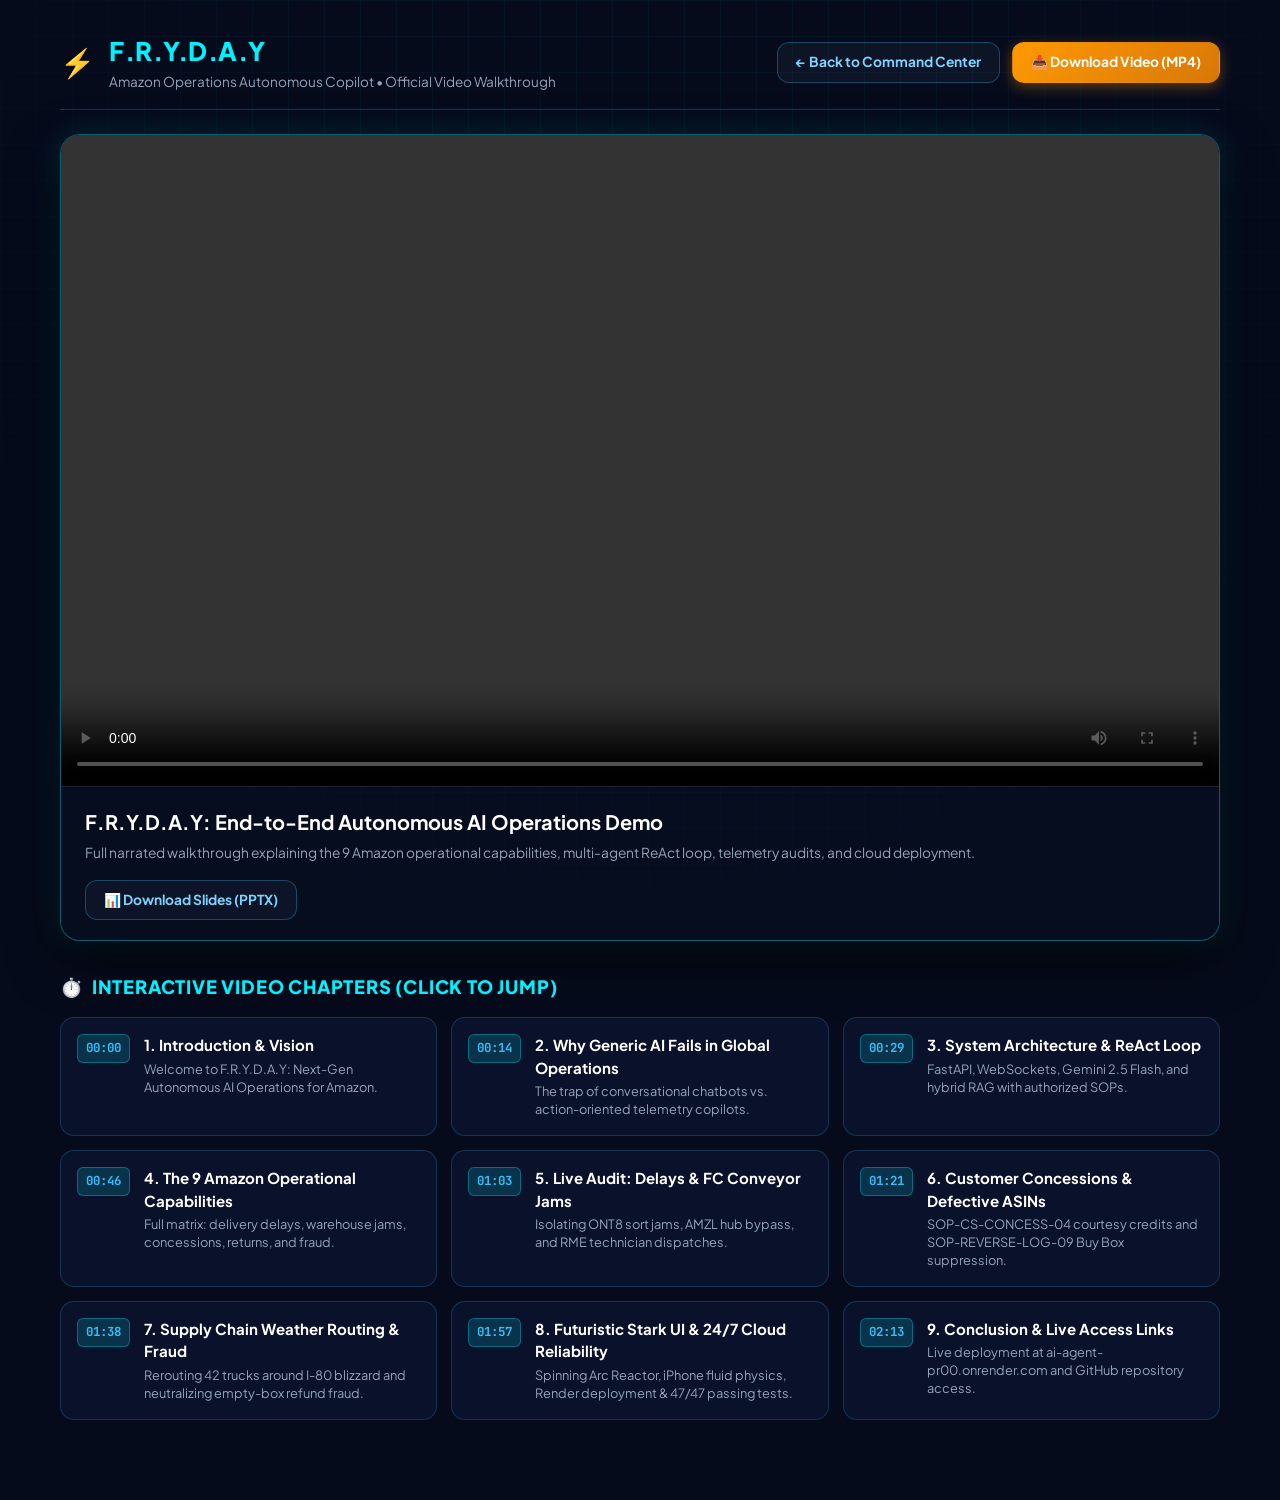
<file: taskflow/server/static/demo_video.html>
<!DOCTYPE html>
<html lang="en">
<head>
  <meta charset="UTF-8">
  <meta name="viewport" content="width=device-width, initial-scale=1.0, viewport-fit=cover">
  <title>F.R.Y.D.A.Y — Official Video Demonstration & Walkthrough</title>
  <link rel="stylesheet" href="style.css?v=20260919_v10">
  <link rel="preconnect" href="https://fonts.googleapis.com">
  <link rel="preconnect" href="https://fonts.gstatic.com" crossorigin>
  <link href="https://fonts.googleapis.com/css2?family=Plus+Jakarta+Sans:wght@400;500;600;700;800&family=JetBrains+Mono:wght@400;500;600&display=swap" rel="stylesheet">
  <style>
    body {
      background: #060b1c;
      color: #f1f5f9;
      font-family: 'Plus Jakarta Sans', sans-serif;
      margin: 0;
      padding: 0;
      min-height: 100vh;
      overflow-x: hidden;
    }

    .video-page-container {
      max-width: 1200px;
      margin: 0 auto;
      padding: 32px 20px 80px 20px;
    }

    .video-header {
      display: flex;
      justify-content: space-between;
      align-items: center;
      margin-bottom: 24px;
      padding-bottom: 16px;
      border-bottom: 1px solid rgba(0, 242, 254, 0.2);
    }

    .video-brand {
      display: flex;
      align-items: center;
      gap: 14px;
    }

    .brand-title {
      font-size: 1.6rem;
      font-weight: 800;
      color: #00f2fe;
      letter-spacing: 0.5px;
      margin: 0;
    }

    .brand-sub {
      font-size: 0.85rem;
      color: #94a3b8;
      margin: 2px 0 0 0;
    }

    .header-actions {
      display: flex;
      gap: 12px;
      align-items: center;
    }

    .btn-action {
      display: inline-flex;
      align-items: center;
      gap: 8px;
      padding: 9px 18px;
      border-radius: 12px;
      font-size: 0.86rem;
      font-weight: 700;
      text-decoration: none;
      transition: all 0.25s ease;
      cursor: pointer;
      border: 1px solid transparent;
    }

    .btn-home {
      background: rgba(15, 23, 42, 0.8);
      border-color: rgba(56, 189, 248, 0.3);
      color: #7dd3fc;
    }
    .btn-home:hover {
      background: rgba(56, 189, 248, 0.2);
      border-color: #00f2fe;
      color: #ffffff;
      transform: translateY(-2px);
    }

    .btn-download {
      background: linear-gradient(135deg, #ff9900, #d97706);
      color: #ffffff;
      box-shadow: 0 4px 14px rgba(255, 153, 0, 0.35);
    }
    .btn-download:hover {
      box-shadow: 0 6px 20px rgba(255, 153, 0, 0.55);
      transform: translateY(-2px);
    }

    .video-hero-card {
      background: rgba(11, 19, 43, 0.85);
      border: 1px solid rgba(0, 242, 254, 0.35);
      border-radius: 20px;
      overflow: hidden;
      box-shadow: 0 20px 50px rgba(0, 0, 0, 0.7), 0 0 30px rgba(0, 242, 254, 0.15);
      margin-bottom: 32px;
    }

    .video-player-wrapper {
      position: relative;
      width: 100%;
      background: #020617;
      aspect-ratio: 16 / 9;
    }

    video {
      width: 100%;
      height: 100%;
      display: block;
      outline: none;
      object-fit: contain;
    }

    .video-info-bar {
      padding: 20px 24px;
      display: flex;
      justify-content: space-between;
      align-items: center;
      background: rgba(7, 13, 30, 0.95);
      border-top: 1px solid rgba(255, 255, 255, 0.08);
      flex-wrap: wrap;
      gap: 16px;
    }

    .video-meta h2 {
      margin: 0 0 6px 0;
      font-size: 1.25rem;
      color: #ffffff;
    }

    .video-meta p {
      margin: 0;
      font-size: 0.86rem;
      color: #94a3b8;
    }

    .chapters-grid-section {
      margin-top: 32px;
    }

    .section-heading {
      font-size: 1.15rem;
      font-weight: 800;
      color: #00f2fe;
      text-transform: uppercase;
      letter-spacing: 0.8px;
      margin-bottom: 16px;
      display: flex;
      align-items: center;
      gap: 8px;
    }

    .chapters-list {
      display: grid;
      grid-template-columns: repeat(auto-fill, minmax(340px, 1fr));
      gap: 14px;
    }

    .chapter-card {
      background: rgba(13, 22, 48, 0.75);
      border: 1px solid rgba(56, 189, 248, 0.2);
      border-radius: 14px;
      padding: 16px;
      cursor: pointer;
      transition: all 0.2s cubic-bezier(0.32, 0.72, 0, 1);
      display: flex;
      gap: 14px;
      align-items: flex-start;
    }

    .chapter-card:hover {
      background: rgba(0, 242, 254, 0.12);
      border-color: #00f2fe;
      transform: translateY(-2px);
      box-shadow: 0 6px 18px rgba(0, 242, 254, 0.2);
    }

    .chapter-timestamp {
      background: rgba(0, 242, 254, 0.15);
      color: #38bdf8;
      font-family: 'JetBrains Mono', monospace;
      font-size: 0.78rem;
      font-weight: 700;
      padding: 4px 8px;
      border-radius: 6px;
      border: 1px solid rgba(0, 242, 254, 0.3);
      white-space: nowrap;
    }

    .chapter-details h4 {
      margin: 0 0 4px 0;
      font-size: 0.94rem;
      color: #ffffff;
    }

    .chapter-details p {
      margin: 0;
      font-size: 0.8rem;
      color: #94a3b8;
      line-height: 1.4;
    }

    @media (max-width: 768px) {
      .video-header {
        flex-direction: column;
        align-items: flex-start;
        gap: 14px;
      }
      .header-actions {
        width: 100%;
        justify-content: flex-start;
      }
      .chapters-list {
        grid-template-columns: 1fr;
      }
    }
  </style>
</head>
<body>
  <div class="video-page-container">
    <!-- Header -->
    <header class="video-header">
      <div class="video-brand">
        <div style="font-size: 28px;">⚡</div>
        <div>
          <h1 class="brand-title">F.R.Y.D.A.Y</h1>
          <p class="brand-sub">Amazon Operations Autonomous Copilot • Official Video Walkthrough</p>
        </div>
      </div>
      <div class="header-actions">
        <a href="/" class="btn-action btn-home">
          <span>← Back to Command Center</span>
        </a>
        <a href="/FRYDAY_Project_Demo_Walkthrough.mp4" download="FRYDAY_Project_Demo_Walkthrough.mp4" class="btn-action btn-download">
          <span>📥 Download Video (MP4)</span>
        </a>
      </div>
    </header>

    <!-- Video Hero Card -->
    <section class="video-hero-card">
      <div class="video-player-wrapper">
        <video id="mainDemoVideo" controls autoplay preload="auto">
          <source src="FRYDAY_Project_Demo_Walkthrough.mp4" type="video/mp4">
          Your browser does not support the video tag.
        </video>
      </div>
      <div class="video-info-bar">
        <div class="video-meta">
          <h2>F.R.Y.D.A.Y: End-to-End Autonomous AI Operations Demo</h2>
          <p>Full narrated walkthrough explaining the 9 Amazon operational capabilities, multi-agent ReAct loop, telemetry audits, and cloud deployment.</p>
        </div>
        <div>
          <a href="/FRYDAY_Amazon_Operations_AI_Agent_Presentation.pptx" download class="btn-action btn-home">
            <span>📊 Download Slides (PPTX)</span>
          </a>
        </div>
      </div>
    </section>

    <!-- Chapters Navigation -->
    <section class="chapters-grid-section">
      <div class="section-heading">
        <span>⏱️</span>
        <span>Interactive Video Chapters (Click to Jump)</span>
      </div>
      <div class="chapters-list">
        <div class="chapter-card" onclick="seekTo(0)">
          <span class="chapter-timestamp">00:00</span>
          <div class="chapter-details">
            <h4>1. Introduction & Vision</h4>
            <p>Welcome to F.R.Y.D.A.Y: Next-Gen Autonomous AI Operations for Amazon.</p>
          </div>
        </div>

        <div class="chapter-card" onclick="seekTo(14)">
          <span class="chapter-timestamp">00:14</span>
          <div class="chapter-details">
            <h4>2. Why Generic AI Fails in Global Operations</h4>
            <p>The trap of conversational chatbots vs. action-oriented telemetry copilots.</p>
          </div>
        </div>

        <div class="chapter-card" onclick="seekTo(29)">
          <span class="chapter-timestamp">00:29</span>
          <div class="chapter-details">
            <h4>3. System Architecture & ReAct Loop</h4>
            <p>FastAPI, WebSockets, Gemini 2.5 Flash, and hybrid RAG with authorized SOPs.</p>
          </div>
        </div>

        <div class="chapter-card" onclick="seekTo(46)">
          <span class="chapter-timestamp">00:46</span>
          <div class="chapter-details">
            <h4>4. The 9 Amazon Operational Capabilities</h4>
            <p>Full matrix: delivery delays, warehouse jams, concessions, returns, and fraud.</p>
          </div>
        </div>

        <div class="chapter-card" onclick="seekTo(63)">
          <span class="chapter-timestamp">01:03</span>
          <div class="chapter-details">
            <h4>5. Live Audit: Delays & FC Conveyor Jams</h4>
            <p>Isolating ONT8 sort jams, AMZL hub bypass, and RME technician dispatches.</p>
          </div>
        </div>

        <div class="chapter-card" onclick="seekTo(81)">
          <span class="chapter-timestamp">01:21</span>
          <div class="chapter-details">
            <h4>6. Customer Concessions & Defective ASINs</h4>
            <p>SOP-CS-CONCESS-04 courtesy credits and SOP-REVERSE-LOG-09 Buy Box suppression.</p>
          </div>
        </div>

        <div class="chapter-card" onclick="seekTo(99)">
          <span class="chapter-timestamp">01:38</span>
          <div class="chapter-details">
            <h4>7. Supply Chain Weather Routing & Fraud</h4>
            <p>Rerouting 42 trucks around I-80 blizzard and neutralizing empty-box refund fraud.</p>
          </div>
        </div>

        <div class="chapter-card" onclick="seekTo(117)">
          <span class="chapter-timestamp">01:57</span>
          <div class="chapter-details">
            <h4>8. Futuristic Stark UI & 24/7 Cloud Reliability</h4>
            <p>Spinning Arc Reactor, iPhone fluid physics, Render deployment & 47/47 passing tests.</p>
          </div>
        </div>

        <div class="chapter-card" onclick="seekTo(133)">
          <span class="chapter-timestamp">02:13</span>
          <div class="chapter-details">
            <h4>9. Conclusion & Live Access Links</h4>
            <p>Live deployment at ai-agent-pr00.onrender.com and GitHub repository access.</p>
          </div>
        </div>
      </div>
    </section>
  </div>

  <script>
    function seekTo(seconds) {
      const video = document.getElementById("mainDemoVideo");
      if (video) {
        video.currentTime = seconds;
        video.play();
        window.scrollTo({ top: 120, behavior: "smooth" });
      }
    }
  </script>
</body>
</html>
</file>
<file: taskflow/server/static/style.css>
/* ==========================================================================
   F.R.Y.D.A.Y — Futuristic Cybernetic UI with iPhone Fluid Physics System
   ========================================================================== */

:root {
  /* Futuristic Color System */
  --bg-primary: #030712;
  --bg-secondary: #070e20;
  --bg-card: rgba(10, 18, 38, 0.68);
  --bg-card-hover: rgba(15, 27, 56, 0.82);
  --bg-glass: rgba(12, 21, 44, 0.58);
  
  /* Cybernetic Neon Accents */
  --neon-cyan: #00f2fe;
  --neon-blue: #38bdf8;
  --neon-indigo: #6366f1;
  --neon-purple: #a855f7;
  --neon-pink: #ec4899;
  --neon-emerald: #10b981;
  --neon-amber: #f59e0b;
  --neon-red: #f43f5e;
  --hud-gold: #fbbf24;

  /* Atmospheric Cyber Glows */
  --cyan-glow: 0 0 20px rgba(0, 242, 254, 0.35);
  --cyan-subtle: 0 0 12px rgba(0, 242, 254, 0.2);
  --blue-glow: 0 0 20px rgba(56, 189, 248, 0.3);
  --purple-glow: 0 0 25px rgba(168, 85, 247, 0.3);
  --card-shadow: 0 12px 36px -8px rgba(0, 0, 0, 0.6), inset 0 1px 0 rgba(255, 255, 255, 0.1);

  /* Cyber Holographic Borders */
  --border-color: rgba(56, 189, 248, 0.15);
  --border-hover: rgba(0, 242, 254, 0.45);
  --border-focus: rgba(0, 242, 254, 0.75);

  /* Typography */
  --text-primary: #f8fafc;
  --text-secondary: #94a3b8;
  --text-muted: #64748b;
  --text-glow: #e0f2fe;

  /* iPhone iOS Spring & Fluid Physics Easing Curves */
  --ease-ios-spring: cubic-bezier(0.175, 0.885, 0.32, 1.275);
  --ease-ios-fluid: cubic-bezier(0.32, 0.72, 0, 1);
  --ease-ios-smooth: cubic-bezier(0.25, 1, 0.5, 1);
  --ease-ios-bounce: cubic-bezier(0.34, 1.56, 0.64, 1);

  /* Shared Transitions */
  --transition-fluid: all 0.35s var(--ease-ios-fluid);
  --transition-fast: all 0.18s var(--ease-ios-smooth);
}

* {
  box-sizing: border-box;
  margin: 0;
  padding: 0;
  -webkit-tap-highlight-color: transparent;
}

html {
  width: 100%;
  max-width: 100%;
  overflow-x: hidden;
  -webkit-text-size-adjust: 100%;
}

body {
  font-family: 'Plus Jakarta Sans', -apple-system, BlinkMacSystemFont, "Segoe UI", Roboto, sans-serif;
  background-color: var(--bg-primary);
  color: var(--text-primary);
  min-height: 100vh;
  min-height: 100dvh;
  line-height: 1.5;
  overflow-x: hidden;
  width: 100%;
  max-width: 100%;
  position: relative;
}

/* Subtle Cybernetic Grid Pattern Overlay */
body::before {
  content: "";
  position: fixed;
  inset: 0;
  background-image: 
    linear-gradient(to right, rgba(0, 242, 254, 0.035) 1px, transparent 1px),
    linear-gradient(to bottom, rgba(0, 242, 254, 0.035) 1px, transparent 1px);
  background-size: 36px 36px;
  mask-image: radial-gradient(ellipse at 50% 30%, black 45%, transparent 85%);
  -webkit-mask-image: radial-gradient(ellipse at 50% 30%, black 45%, transparent 85%);
  pointer-events: none;
  z-index: 0;
}

/* ==========================================================================
   Ambient Glowing Background Orbs (Futuristic Cyber Lighting)
   ========================================================================== */
.ambient-glow-orb {
  position: fixed;
  border-radius: 50%;
  filter: blur(110px);
  pointer-events: none;
  z-index: 0;
  opacity: 0.42;
  will-change: transform, opacity;
}

.orb-1 {
  width: 580px;
  height: 580px;
  background: radial-gradient(circle, rgba(0, 242, 254, 0.35) 0%, rgba(56, 189, 248, 0.12) 55%, transparent 75%);
  top: -120px;
  left: -80px;
  animation: orbDrift1 18s ease-in-out infinite alternate;
}

.orb-2 {
  width: 650px;
  height: 650px;
  background: radial-gradient(circle, rgba(168, 85, 247, 0.32) 0%, rgba(99, 102, 241, 0.12) 55%, transparent 75%);
  bottom: -150px;
  right: -100px;
  animation: orbDrift2 22s ease-in-out infinite alternate;
}

.orb-3 {
  width: 480px;
  height: 480px;
  background: radial-gradient(circle, rgba(14, 165, 233, 0.22) 0%, transparent 70%);
  top: 45%;
  left: 50%;
  transform: translate(-50%, -50%);
  animation: orbPulse 14s ease-in-out infinite alternate;
}

@keyframes orbDrift1 {
  0% { transform: translate(0, 0) scale(1); }
  50% { transform: translate(60px, 40px) scale(1.08); }
  100% { transform: translate(-30px, 60px) scale(0.95); }
}

@keyframes orbDrift2 {
  0% { transform: translate(0, 0) scale(1); }
  50% { transform: translate(-70px, -50px) scale(1.1); }
  100% { transform: translate(40px, -30px) scale(0.92); }
}

@keyframes orbPulse {
  0% { opacity: 0.25; transform: translate(-50%, -50%) scale(0.9); }
  100% { opacity: 0.45; transform: translate(-50%, -50%) scale(1.15); }
}

/* ==========================================================================
   Authentic Iron Man Arc Reactor Background (Mark LXXXV F.R.Y.D.A.Y Core)
   Hardware-Accelerated Pure SVG with Multi-Layer Rotation & Plasma Breathing
   ========================================================================== */
.background-arc-reactor-container {
  position: fixed;
  top: 48%;
  left: 50%;
  transform: translate(-50%, -50%);
  width: min(860px, 86vw);
  height: min(860px, 86vw);
  max-width: 860px;
  max-height: 860px;
  pointer-events: none;
  z-index: 0;
  display: flex;
  align-items: center;
  justify-content: center;
  opacity: 0.4;
  transition: opacity 0.6s var(--ease-ios-fluid);
  will-change: transform;
}

.arc-reactor-svg {
  width: 100%;
  height: 100%;
  overflow: visible;
  filter: drop-shadow(0 0 45px rgba(0, 242, 254, 0.45));
}

/* Layer 1: Clockwise Outer Ring with 10 Solenoid Coils */
.arc-rotator-cw {
  transform-origin: 400px 400px;
  animation: arcSpinCW 38s linear infinite;
  will-change: transform;
}

/* Layer 2: Counter-Clockwise Middle Telemetry & Gear Cog Ring */
.arc-rotator-ccw {
  transform-origin: 400px 400px;
  animation: arcSpinCCW 22s linear infinite;
  will-change: transform;
}

/* Layer 3: Slow Clockwise Inner Aperture Titanium Struts */
.arc-rotator-inner-cw {
  transform-origin: 400px 400px;
  animation: arcSpinCW 50s linear infinite;
  will-change: transform;
}

/* Layer 4: Central Palladium-Vibranium Unibeam Core Pulse */
.arc-core-pulse {
  transform-origin: 400px 400px;
  animation: arcCorePulse 2.8s ease-in-out infinite alternate;
  will-change: transform, filter, opacity;
}

@keyframes arcSpinCW {
  from { transform: rotate(0deg); }
  to { transform: rotate(360deg); }
}

@keyframes arcSpinCCW {
  from { transform: rotate(360deg); }
  to { transform: rotate(0deg); }
}

@keyframes arcCorePulse {
  0% {
    transform: scale(0.96);
    opacity: 0.85;
    filter: drop-shadow(0 0 15px rgba(0, 242, 254, 0.5));
  }
  50% {
    transform: scale(1.035);
    opacity: 1;
    filter: drop-shadow(0 0 35px rgba(0, 242, 254, 0.95)) drop-shadow(0 0 70px rgba(56, 189, 248, 0.65));
  }
  100% {
    transform: scale(0.98);
    opacity: 0.9;
    filter: drop-shadow(0 0 22px rgba(0, 242, 254, 0.7));
  }
}

/* App Container */
.app-container {
  width: 100%;
  max-width: 1540px;
  margin: 0 auto;
  padding: 24px;
  position: relative;
  z-index: 1;
}

/* ==========================================================================
   Futuristic Navbar (Glassmorphic Cyber HUD)
   ========================================================================== */
.navbar {
  display: flex;
  justify-content: space-between;
  align-items: center;
  padding: 16px 24px;
  background: var(--bg-card);
  backdrop-filter: blur(28px) saturate(190%);
  -webkit-backdrop-filter: blur(28px) saturate(190%);
  border: 1px solid var(--border-color);
  border-radius: 20px;
  margin-bottom: 24px;
  box-shadow: var(--card-shadow);
  transition: border-color 0.3s var(--ease-ios-fluid), box-shadow 0.3s var(--ease-ios-fluid);
}

.navbar:hover {
  border-color: var(--border-hover);
  box-shadow: 0 16px 40px -10px rgba(0, 0, 0, 0.7), 0 0 20px rgba(0, 242, 254, 0.12);
}

.brand-group {
  display: flex;
  align-items: center;
  gap: 12px;
}

.sidebar-toggle-btn {
  display: flex;
  align-items: center;
  justify-content: center;
  width: 38px;
  height: 38px;
  border-radius: 10px;
  background: rgba(255, 255, 255, 0.05);
  border: 1px solid var(--border-color);
  color: #cbd5e1;
  cursor: pointer;
  transition: var(--transition-fluid);
  outline: none;
}

.sidebar-toggle-btn:hover {
  background: rgba(0, 242, 254, 0.15);
  border-color: var(--neon-cyan);
  color: var(--neon-cyan);
  box-shadow: 0 0 14px rgba(0, 242, 254, 0.25);
  transform: translateY(-1px);
}

.sidebar-toggle-btn:active {
  transform: scale(0.92) !important;
}

.brand {
  display: flex;
  align-items: center;
  gap: 16px;
}

/* Arc-Reactor Futuristic Animated Logo */
.logo-icon.arc-reactor {
  position: relative;
  width: 46px;
  height: 46px;
  border-radius: 14px;
  background: radial-gradient(circle at 50% 50%, rgba(0, 242, 254, 0.22) 0%, rgba(10, 18, 38, 0.95) 75%);
  border: 1px solid rgba(0, 242, 254, 0.4);
  display: flex;
  align-items: center;
  justify-content: center;
  box-shadow: 0 0 20px rgba(0, 242, 254, 0.3), inset 0 0 12px rgba(0, 242, 254, 0.2);
  overflow: hidden;
  transition: transform 0.25s var(--ease-ios-spring), box-shadow 0.25s var(--ease-ios-fluid);
}

.logo-icon.arc-reactor:hover {
  transform: scale(1.08) rotate(3deg);
  box-shadow: 0 0 28px rgba(0, 242, 254, 0.55), inset 0 0 16px rgba(0, 242, 254, 0.35);
}

.arc-ring {
  position: absolute;
  inset: 3px;
  border-radius: 11px;
  border: 1.5px dashed rgba(0, 242, 254, 0.65);
  animation: rotateArc 14s linear infinite;
}

@keyframes rotateArc {
  from { transform: rotate(0deg); }
  to { transform: rotate(360deg); }
}

.arc-symbol {
  font-size: 20px;
  position: relative;
  z-index: 2;
  filter: drop-shadow(0 0 8px #00f2fe);
  animation: arcSymbolPulse 2.8s ease-in-out infinite alternate;
}

@keyframes arcSymbolPulse {
  0% { transform: scale(0.92); opacity: 0.85; filter: drop-shadow(0 0 6px #00f2fe); }
  100% { transform: scale(1.08); opacity: 1; filter: drop-shadow(0 0 14px #00f2fe); }
}

.brand h1 {
  font-size: 1.45rem;
  font-weight: 900;
  letter-spacing: 1.2px;
  text-transform: uppercase;
  background: linear-gradient(135deg, #ffffff 0%, #38bdf8 50%, #c084fc 100%);
  -webkit-background-clip: text;
  -webkit-text-fill-color: transparent;
  filter: drop-shadow(0 0 16px rgba(56, 189, 248, 0.25));
}

.brand .tagline {
  font-size: 0.78rem;
  color: var(--text-secondary);
  letter-spacing: 0.4px;
}

/* ==========================================================================
   iPhone Fluid Tabs
   ========================================================================== */
.view-tabs {
  display: flex;
  gap: 8px;
  background: rgba(15, 23, 42, 0.65);
  backdrop-filter: blur(16px);
  padding: 5px;
  border-radius: 14px;
  border: 1px solid rgba(255, 255, 255, 0.08);
}

.tab-btn {
  display: flex;
  align-items: center;
  gap: 8px;
  padding: 8px 16px;
  background: transparent;
  border: none;
  border-radius: 10px;
  color: var(--text-secondary);
  font-size: 0.84rem;
  font-weight: 600;
  cursor: pointer;
  transition: var(--transition-fluid);
  font-family: inherit;
  position: relative;
  will-change: transform;
}

.tab-btn:hover {
  color: var(--text-primary);
  background: rgba(255, 255, 255, 0.06);
  transform: translateY(-1px);
}

.tab-btn:active {
  transform: scale(0.955) !important;
  transition: transform 0.12s var(--ease-ios-fluid) !important;
}

.tab-btn.active {
  color: #ffffff;
  background: linear-gradient(135deg, rgba(0, 242, 254, 0.9), rgba(99, 102, 241, 0.9));
  box-shadow: 0 4px 16px rgba(0, 242, 254, 0.4), inset 0 1px 0 rgba(255, 255, 255, 0.25);
}

.tab-icon {
  font-size: 1rem;
}

/* ==========================================================================
   Top Right Auth & Login Controls (Stark Interface)
   ========================================================================== */
.nav-auth {
  display: flex;
  align-items: center;
  gap: 12px;
}

.btn-login {
  display: inline-flex;
  align-items: center;
  gap: 8px;
  padding: 8px 20px;
  background: linear-gradient(135deg, rgba(0, 242, 254, 0.18), rgba(99, 102, 241, 0.22));
  border: 1px solid rgba(0, 242, 254, 0.45);
  border-radius: 9999px;
  color: #f8fafc;
  font-size: 0.88rem;
  font-weight: 700;
  cursor: pointer;
  box-shadow: 0 0 16px rgba(0, 242, 254, 0.2);
  transition: var(--transition-fluid);
  letter-spacing: 0.3px;
  outline: none;
}

.btn-login:hover {
  background: linear-gradient(135deg, rgba(0, 242, 254, 0.32), rgba(99, 102, 241, 0.38));
  border-color: var(--neon-cyan);
  box-shadow: 0 0 24px rgba(0, 242, 254, 0.45), 0 4px 14px rgba(0, 0, 0, 0.4);
  transform: translateY(-1px);
}

.btn-login:active {
  transform: scale(0.94) !important;
  transition: transform 0.1s var(--ease-ios-fluid) !important;
}

.login-icon {
  font-size: 1rem;
}

.user-profile-chip {
  display: inline-flex;
  align-items: center;
  gap: 9px;
  padding: 5px 12px 5px 6px;
  background: rgba(15, 27, 56, 0.85);
  border: 1px solid var(--neon-cyan);
  border-radius: 9999px;
  color: #f8fafc;
  font-size: 0.85rem;
  font-weight: 600;
  box-shadow: 0 0 16px rgba(0, 242, 254, 0.25);
  animation: viewFadeIn 0.3s var(--ease-ios-fluid);
}

.profile-avatar {
  width: 28px;
  height: 28px;
  border-radius: 50%;
  background: radial-gradient(circle, var(--neon-cyan), var(--neon-indigo));
  display: flex;
  align-items: center;
  justify-content: center;
  font-size: 13px;
  color: #ffffff;
}

.btn-logout {
  background: transparent;
  border: none;
  color: #94a3b8;
  cursor: pointer;
  font-size: 13px;
  padding: 3px 6px;
  border-radius: 50%;
  transition: all 0.2s;
  display: flex;
  align-items: center;
  justify-content: center;
  line-height: 1;
}

.btn-logout:hover {
  background: rgba(244, 63, 94, 0.25);
  color: var(--neon-red);
}

/* Nav Controls */
.nav-controls {
  display: flex;
  align-items: center;
  gap: 16px;
}

/* Backend Configuration Button */
.backend-btn {
  display: flex;
  align-items: center;
  gap: 8px;
  padding: 7px 14px;
  background: rgba(0, 242, 254, 0.1);
  border: 1px solid rgba(0, 242, 254, 0.3);
  border-radius: 9999px;
  color: #7dd3fc;
  font-size: 0.82rem;
  font-weight: 600;
  cursor: pointer;
  transition: var(--transition-fluid);
  will-change: transform;
}

.backend-btn:hover {
  background: rgba(0, 242, 254, 0.2);
  border-color: var(--neon-cyan);
  box-shadow: 0 0 14px rgba(0, 242, 254, 0.35);
  transform: translateY(-1px);
}

.backend-btn:active {
  transform: scale(0.95) !important;
  transition: transform 0.12s var(--ease-ios-fluid) !important;
}

.backend-dot {
  width: 8px;
  height: 8px;
  border-radius: 50%;
  background: #64748b;
  display: inline-block;
  transition: background 0.3s, box-shadow 0.3s;
}

.backend-dot.connected {
  background: var(--neon-emerald);
  box-shadow: 0 0 10px rgba(16, 185, 129, 0.8);
}

.backend-dot.disconnected {
  background: var(--neon-red);
  box-shadow: 0 0 10px rgba(244, 63, 94, 0.8);
}

.backend-dot.pending {
  background: var(--neon-amber);
  box-shadow: 0 0 10px rgba(245, 158, 11, 0.8);
}

/* Status Pill (Radar HUD) */
.status-pill {
  display: flex;
  align-items: center;
  gap: 8px;
  padding: 6px 14px;
  background: rgba(15, 23, 42, 0.7);
  border: 1px solid var(--border-color);
  border-radius: 9999px;
  font-size: 0.82rem;
  font-weight: 600;
  color: var(--text-secondary);
  backdrop-filter: blur(12px);
}

.status-dot {
  width: 8px;
  height: 8px;
  border-radius: 50%;
  background: var(--neon-emerald);
  box-shadow: 0 0 8px var(--neon-emerald);
  position: relative;
}

.status-dot::after {
  content: "";
  position: absolute;
  inset: -3px;
  border-radius: 50%;
  border: 1.5px solid var(--neon-emerald);
  opacity: 0.7;
  animation: radarPing 2.2s cubic-bezier(0, 0, 0.2, 1) infinite;
}

@keyframes radarPing {
  0% { transform: scale(0.8); opacity: 0.9; }
  100% { transform: scale(2.2); opacity: 0; }
}

/* Watcher Toggle */
.watcher-toggle {
  display: flex;
  align-items: center;
  gap: 10px;
  font-size: 0.85rem;
  color: var(--text-secondary);
  font-weight: 600;
}

/* iOS Style Fluid Switch */
.switch {
  position: relative;
  display: inline-block;
  width: 44px;
  height: 24px;
}

.switch input { opacity: 0; width: 0; height: 0; }

.slider {
  position: absolute;
  cursor: pointer;
  top: 0; left: 0; right: 0; bottom: 0;
  background-color: rgba(255, 255, 255, 0.12);
  transition: .35s var(--ease-ios-fluid);
  border-radius: 24px;
  border: 1px solid var(--border-color);
}

.slider:before {
  position: absolute;
  content: "";
  height: 16px;
  width: 16px;
  left: 3px;
  bottom: 3px;
  background-color: white;
  transition: .35s var(--ease-ios-spring);
  border-radius: 50%;
  box-shadow: 0 2px 6px rgba(0, 0, 0, 0.4);
}

input:checked + .slider {
  background: linear-gradient(135deg, var(--neon-cyan), var(--neon-indigo));
  border-color: var(--neon-cyan);
  box-shadow: 0 0 12px rgba(0, 242, 254, 0.35);
}

input:checked + .slider:before {
  transform: translateX(20px);
}

/* ==========================================================================
   ChatGPT-Style Left Sidebar & Layout System (Stark Interface)
   ========================================================================== */
.app-layout-wrapper {
  display: flex;
  gap: 24px;
  position: relative;
  width: 100%;
  align-items: flex-start;
}

.app-sidebar {
  width: 260px;
  min-width: 260px;
  background: rgba(5, 9, 20, 0.92);
  backdrop-filter: blur(28px) saturate(190%);
  -webkit-backdrop-filter: blur(28px) saturate(190%);
  border: 1px solid var(--border-color);
  border-radius: 20px;
  padding: 16px 12px;
  display: flex;
  flex-direction: column;
  height: calc(100vh - 140px);
  position: sticky;
  top: 24px;
  box-shadow: var(--card-shadow);
  transition: transform 0.35s var(--ease-ios-fluid), width 0.35s var(--ease-ios-fluid), padding 0.35s var(--ease-ios-fluid), opacity 0.25s;
  overflow: hidden;
  z-index: 10;
}

body.sidebar-collapsed .app-sidebar {
  width: 0;
  min-width: 0;
  padding: 0;
  border: none;
  opacity: 0;
  pointer-events: none;
  margin: 0;
}

.main-viewport {
  flex: 1;
  min-width: 0;
  width: 100%;
}

/* Sidebar Top Actions */
.sidebar-top-nav {
  display: flex;
  flex-direction: column;
  gap: 3px;
  padding-bottom: 12px;
  border-bottom: 1px solid rgba(255, 255, 255, 0.08);
}

.sidebar-nav-item {
  display: flex;
  align-items: center;
  gap: 12px;
  padding: 8px 12px;
  background: transparent;
  border: none;
  border-radius: 10px;
  color: #e2e8f0;
  font-size: 0.9rem;
  font-weight: 500;
  text-align: left;
  cursor: pointer;
  width: 100%;
  transition: all 0.18s var(--ease-ios-fluid);
  outline: none;
}

.sidebar-nav-item:hover {
  background: rgba(255, 255, 255, 0.08);
  color: #ffffff;
  transform: translateX(2px);
}

.sidebar-nav-item:active {
  transform: scale(0.96) !important;
}

.sidebar-icon {
  display: flex;
  align-items: center;
  justify-content: center;
  width: 20px;
  height: 20px;
  color: #94a3b8;
  flex-shrink: 0;
}

.sidebar-nav-item:hover .sidebar-icon {
  color: var(--neon-cyan);
}

.new-chat-btn {
  font-weight: 600;
  color: #ffffff;
  margin-bottom: 2px;
}

.new-chat-btn .sidebar-icon {
  color: #ffffff;
}

/* Recents Section matching screenshot */
.sidebar-recents-section {
  flex: 1;
  display: flex;
  flex-direction: column;
  overflow: hidden;
  margin-top: 14px;
}

.recents-header {
  display: flex;
  align-items: center;
  justify-content: space-between;
  padding: 6px 12px 10px 12px;
  font-size: 0.76rem;
  font-weight: 700;
  color: #64748b;
  letter-spacing: 0.6px;
  text-transform: uppercase;
}

.btn-clear-all-recents {
  background: transparent;
  border: none;
  color: #94a3b8;
  font-size: 0.72rem;
  font-weight: 600;
  cursor: pointer;
  padding: 2px 7px;
  border-radius: 6px;
  transition: all 0.2s;
}

.btn-clear-all-recents:hover {
  color: var(--neon-red);
  background: rgba(244, 63, 94, 0.18);
}

.recents-list {
  flex: 1;
  overflow-y: auto;
  display: flex;
  flex-direction: column;
  gap: 3px;
  padding-right: 4px;
}

.recent-chat-item {
  display: flex;
  align-items: center;
  justify-content: space-between;
  padding: 9px 12px;
  border-radius: 10px;
  color: #cbd5e1;
  font-size: 0.88rem;
  font-weight: 500;
  cursor: pointer;
  transition: all 0.18s var(--ease-ios-fluid);
  user-select: none;
  position: relative;
  gap: 8px;
}

.recent-chat-item:hover {
  background: rgba(255, 255, 255, 0.08);
  transform: translateX(2px);
}

.recent-chat-item:hover .recent-title {
  color: #ffffff;
}

.recent-chat-item.active {
  background: rgba(0, 242, 254, 0.12);
  border: 1px solid rgba(0, 242, 254, 0.35);
  color: #ffffff;
  box-shadow: 0 0 16px rgba(0, 242, 254, 0.18);
}

.recent-chat-item.active .recent-title {
  color: #ffffff;
  font-weight: 600;
}

.recent-title-group {
  display: flex;
  align-items: center;
  gap: 11px;
  overflow: hidden;
  white-space: nowrap;
  text-overflow: ellipsis;
  flex: 1;
  min-width: 0;
}

/* Luminous Cyan-Blue Glowing Dot matching media_1789676605031.png */
.recent-dot {
  width: 8px;
  height: 8px;
  border-radius: 50%;
  background: #00f2fe;
  flex-shrink: 0;
  box-shadow: 0 0 10px rgba(0, 242, 254, 0.95), 0 0 18px rgba(56, 189, 248, 0.6);
}

.recent-title {
  overflow: hidden;
  white-space: nowrap;
  text-overflow: ellipsis;
  font-size: 0.88rem;
  font-weight: 500;
  letter-spacing: 0.2px;
}

.recent-delete-btn {
  opacity: 0.35;
  background: transparent;
  border: none;
  color: #94a3b8;
  font-size: 13px;
  padding: 3px 6px;
  border-radius: 6px;
  cursor: pointer;
  line-height: 1;
  transition: all 0.2s var(--ease-ios-fluid);
  display: flex;
  align-items: center;
  justify-content: center;
  flex-shrink: 0;
}

.recent-chat-item:hover .recent-delete-btn {
  opacity: 1;
}

.recent-delete-btn:hover {
  color: #ffffff;
  background: rgba(239, 68, 68, 0.85);
  box-shadow: 0 0 10px rgba(239, 68, 68, 0.6);
  transform: scale(1.1);
}

.empty-recents-state {
  display: flex;
  flex-direction: column;
  align-items: center;
  justify-content: center;
  text-align: center;
  padding: 32px 14px;
  color: #64748b;
  font-size: 0.82rem;
  line-height: 1.5;
  gap: 8px;
}

.empty-recents-state .empty-icon {
  font-size: 1.5rem;
  opacity: 0.7;
}

/* Modals for Sidebar Items */
.library-grid, .plugin-grid {
  display: grid;
  grid-template-columns: repeat(auto-fit, minmax(260px, 1fr));
  gap: 14px;
}

.library-card {
  padding: 16px;
  background: rgba(15, 27, 56, 0.65);
  border: 1px solid var(--border-color);
  border-radius: 14px;
  cursor: pointer;
  transition: all 0.2s var(--ease-ios-fluid);
}

.library-card:hover {
  background: rgba(0, 242, 254, 0.1);
  border-color: var(--neon-cyan);
  transform: translateY(-2px);
  box-shadow: 0 8px 24px rgba(0, 0, 0, 0.4);
}

.library-card h4 {
  font-size: 0.95rem;
  color: #ffffff;
  margin: 6px 0 4px 0;
}

.library-card p {
  font-size: 0.82rem;
  color: var(--text-secondary);
  line-height: 1.4;
}

.project-list, .scheduled-tasks {
  display: flex;
  flex-direction: column;
  gap: 12px;
}

.project-item, .sched-task-card {
  display: flex;
  align-items: center;
  justify-content: space-between;
  padding: 14px 16px;
  background: rgba(15, 27, 56, 0.65);
  border: 1px solid var(--border-color);
  border-radius: 14px;
}

.proj-badge {
  font-size: 0.72rem;
  font-weight: 700;
  padding: 3px 8px;
  border-radius: 6px;
  background: rgba(16, 185, 129, 0.15);
  color: var(--neon-emerald);
  border: 1px solid rgba(16, 185, 129, 0.4);
  margin-bottom: 6px;
  display: inline-block;
}

.sched-left {
  display: flex;
  align-items: center;
  gap: 12px;
}

.sched-icon {
  font-size: 1.3rem;
}

.sched-status {
  font-size: 0.75rem;
  font-weight: 700;
  padding: 4px 10px;
  border-radius: 9999px;
}

.sched-status.green {
  background: rgba(16, 185, 129, 0.15);
  color: var(--neon-emerald);
  border: 1px solid rgba(16, 185, 129, 0.4);
}

.sched-status.blue {
  background: rgba(56, 189, 248, 0.15);
  color: #38bdf8;
  border: 1px solid rgba(56, 189, 248, 0.4);
}

.plugin-badge-card {
  padding: 14px;
  background: rgba(15, 27, 56, 0.65);
  border: 1px solid var(--border-color);
  border-radius: 14px;
}

.p-header {
  display: flex;
  justify-content: space-between;
  align-items: center;
  margin-bottom: 6px;
}

.p-name {
  font-weight: 700;
  font-size: 0.92rem;
  color: #ffffff;
}

.p-tag.active {
  font-size: 0.7rem;
  padding: 2px 7px;
  border-radius: 6px;
  background: rgba(16, 185, 129, 0.15);
  color: var(--neon-emerald);
  border: 1px solid rgba(16, 185, 129, 0.35);
}

/* Mobile Drawer Behavior */
.sidebar-backdrop {
  display: none;
}

@media (max-width: 900px) {
  .app-sidebar {
    position: fixed;
    top: 0;
    left: 0;
    bottom: 0;
    height: 100vh;
    height: 100dvh;
    z-index: 999;
    border-radius: 0 20px 20px 0;
    transform: translateX(-105%);
    transition: transform 0.35s var(--ease-ios-fluid);
    box-shadow: 10px 0 40px rgba(0, 0, 0, 0.8);
    width: 280px;
    max-width: 85vw;
  }

  .app-sidebar.sidebar-open {
    transform: translateX(0);
  }

  .sidebar-backdrop {
    display: block;
    position: fixed;
    inset: 0;
    background: rgba(0, 0, 0, 0.65);
    backdrop-filter: blur(4px);
    z-index: 998;
    opacity: 0;
    pointer-events: none;
    transition: opacity 0.3s;
  }

  .sidebar-backdrop.active {
    opacity: 1;
    pointer-events: auto;
  }
}

/* ==========================================================================
   ChatGPT-Style Conversation View (F.R.Y.D.A.Y Neural Interface)
   ========================================================================== */
.view-section {
  display: none;
  animation: viewFadeIn 0.35s var(--ease-ios-fluid);
}

.view-section.active {
  display: block;
}

@keyframes viewFadeIn {
  from { opacity: 0; transform: translateY(10px); }
  to { opacity: 1; transform: translateY(0); }
}

.chatgpt-container {
  max-width: 880px;
  margin: 0 auto;
  display: flex;
  flex-direction: column;
  min-height: calc(100vh - 150px);
}

/* Hero Section */
.chatgpt-hero {
  text-align: center;
  padding: 30px 20px 20px 20px;
  transition: opacity 0.35s var(--ease-ios-fluid), transform 0.35s var(--ease-ios-fluid);
}

.chatgpt-hero.hidden {
  display: none;
}

.hero-badge {
  display: inline-block;
  padding: 5px 16px;
  background: rgba(0, 242, 254, 0.12);
  border: 1px solid rgba(0, 242, 254, 0.35);
  color: var(--neon-cyan);
  border-radius: 9999px;
  font-size: 0.78rem;
  font-weight: 800;
  margin-bottom: 16px;
  text-transform: uppercase;
  letter-spacing: 0.8px;
  box-shadow: 0 0 16px rgba(0, 242, 254, 0.15);
}

.chatgpt-hero h2 {
  font-size: 2.2rem;
  font-weight: 800;
  letter-spacing: -0.5px;
  margin-bottom: 12px;
  background: linear-gradient(135deg, #ffffff 0%, #cbd5e1 50%, #38bdf8 100%);
  -webkit-background-clip: text;
  -webkit-text-fill-color: transparent;
  text-shadow: 0 0 30px rgba(56, 189, 248, 0.2);
}

.chatgpt-hero p {
  color: var(--text-secondary);
  font-size: 0.95rem;
  max-width: 620px;
  margin: 0 auto;
  line-height: 1.6;
}

/* Messages Stream with iPhone Fluid Animations */
.chatgpt-messages {
  flex: 1;
  overflow-y: auto;
  padding: 20px 0;
  display: flex;
  flex-direction: column;
  gap: 18px;
}

@keyframes iosMessageSlide {
  0% {
    opacity: 0;
    transform: translateY(24px) scale(0.97);
  }
  100% {
    opacity: 1;
    transform: translateY(0) scale(1);
  }
}

.chat-msg {
  display: flex;
  gap: 16px;
  padding: 16px 20px;
  border-radius: 18px;
  max-width: 95%;
  line-height: 1.6;
  animation: iosMessageSlide 0.42s var(--ease-ios-fluid) both;
  backdrop-filter: blur(20px);
  -webkit-backdrop-filter: blur(20px);
  box-shadow: 0 4px 20px rgba(0, 0, 0, 0.35);
}

.chat-msg.assistant {
  background: rgba(13, 22, 45, 0.72);
  border: 1px solid var(--border-color);
  align-self: flex-start;
  width: 100%;
}

.chat-msg.assistant:hover {
  border-color: rgba(56, 189, 248, 0.3);
}

.chat-msg.user {
  background: linear-gradient(135deg, rgba(0, 242, 254, 0.2), rgba(99, 102, 241, 0.25));
  border: 1px solid rgba(0, 242, 254, 0.4);
  align-self: flex-end;
  max-width: 82%;
  flex-direction: row-reverse;
  box-shadow: 0 4px 18px rgba(0, 242, 254, 0.15);
}

.msg-avatar {
  width: 38px;
  height: 38px;
  border-radius: 12px;
  display: flex;
  align-items: center;
  justify-content: center;
  font-size: 18px;
  flex-shrink: 0;
  box-shadow: 0 4px 12px rgba(0, 0, 0, 0.4);
}

.chat-msg.assistant .msg-avatar {
  background: radial-gradient(circle, rgba(0, 242, 254, 0.9), rgba(99, 102, 241, 0.9));
  color: white;
  box-shadow: 0 0 16px rgba(0, 242, 254, 0.4);
}

.chat-msg.user .msg-avatar {
  background: #1e293b;
  border: 1px solid rgba(255, 255, 255, 0.12);
  color: #38bdf8;
}

.msg-content {
  flex: 1;
  font-size: 0.92rem;
  color: var(--text-primary);
  overflow-x: auto;
}

.msg-content p {
  margin-bottom: 8px;
}
.msg-content p:last-child {
  margin-bottom: 0;
}

.msg-content pre {
  background: #020617;
  padding: 14px;
  border-radius: 10px;
  border: 1px solid var(--border-color);
  font-family: 'JetBrains Mono', monospace;
  font-size: 0.8rem;
  overflow-x: auto;
  margin: 10px 0;
}

.msg-content code {
  background: rgba(56, 189, 248, 0.12);
  color: #38bdf8;
  padding: 2px 6px;
  border-radius: 5px;
  font-family: 'JetBrains Mono', monospace;
  font-size: 0.85em;
}

/* ==========================================================================
   Agent Reasoning Accordion (Live Holographic Steps)
   ========================================================================== */
.reasoning-accordion {
  background: rgba(9, 15, 34, 0.85);
  border: 1px solid rgba(0, 242, 254, 0.2);
  border-radius: 12px;
  margin-bottom: 12px;
  overflow: hidden;
  box-shadow: 0 4px 16px rgba(0, 0, 0, 0.4);
  transition: border-color 0.25s var(--ease-ios-fluid);
}

.reasoning-accordion:hover {
  border-color: rgba(0, 242, 254, 0.4);
}

.reasoning-summary {
  display: flex;
  align-items: center;
  gap: 10px;
  padding: 10px 14px;
  font-size: 0.8rem;
  font-weight: 700;
  color: #38bdf8;
  cursor: pointer;
  user-select: none;
  transition: background 0.2s;
}

.reasoning-summary:hover {
  background: rgba(0, 242, 254, 0.06);
}

.reasoning-body {
  padding: 12px 14px;
  border-top: 1px solid rgba(56, 189, 248, 0.1);
  font-family: 'JetBrains Mono', monospace;
  font-size: 0.76rem;
  color: #94a3b8;
  max-height: 220px;
  overflow-y: auto;
  line-height: 1.6;
}

/* Action Links in Chat */
.chat-artifacts-links {
  display: flex;
  flex-wrap: wrap;
  gap: 10px;
  margin-top: 14px;
  padding-top: 12px;
  border-top: 1px solid rgba(255, 255, 255, 0.08);
}

.artifact-pill-btn {
  display: inline-flex;
  align-items: center;
  gap: 6px;
  padding: 6px 14px;
  background: rgba(0, 242, 254, 0.12);
  border: 1px solid rgba(0, 242, 254, 0.35);
  color: #7dd3fc;
  border-radius: 8px;
  font-size: 0.8rem;
  font-weight: 700;
  text-decoration: none;
  transition: var(--transition-fluid);
}

.artifact-pill-btn:hover {
  background: rgba(0, 242, 254, 0.24);
  border-color: var(--neon-cyan);
  color: white;
  transform: translateY(-2px);
  box-shadow: 0 4px 14px rgba(0, 242, 254, 0.3);
}

.artifact-pill-btn:active {
  transform: scale(0.95) !important;
  transition: transform 0.12s var(--ease-ios-fluid) !important;
}

/* ==========================================================================
   Futuristic Glass Capsule Input Box
   ========================================================================== */
.chatgpt-input-wrapper {
  position: sticky;
  bottom: 16px;
  background: transparent;
  padding: 10px 0;
  z-index: 20;
}

.chatgpt-input-box {
  background: rgba(9, 16, 36, 0.78);
  backdrop-filter: blur(28px) saturate(200%);
  -webkit-backdrop-filter: blur(28px) saturate(200%);
  border: 1px solid rgba(56, 189, 248, 0.22);
  border-radius: 22px;
  padding: 14px 18px 10px 18px;
  box-shadow: 0 16px 40px -12px rgba(0, 0, 0, 0.7), inset 0 1px 0 rgba(255, 255, 255, 0.12);
  transition: border-color 0.3s var(--ease-ios-fluid), box-shadow 0.3s var(--ease-ios-fluid), transform 0.3s var(--ease-ios-fluid);
}

.chatgpt-input-box:focus-within {
  border-color: var(--neon-cyan);
  box-shadow: 0 20px 48px -8px rgba(0, 0, 0, 0.8), 0 0 28px rgba(0, 242, 254, 0.3), inset 0 0 14px rgba(0, 242, 254, 0.08);
  transform: translateY(-2px);
}

.input-header-bar {
  display: flex;
  justify-content: space-between;
  align-items: center;
  margin-bottom: 8px;
  padding-bottom: 6px;
  border-bottom: 1px solid rgba(255, 255, 255, 0.06);
}

.agent-selector {
  display: flex;
  align-items: center;
  gap: 8px;
  font-size: 0.78rem;
}

.selector-label {
  color: var(--text-muted);
  font-weight: 700;
  letter-spacing: 0.3px;
}

.agent-selector select {
  background: #0b1228;
  border: 1px solid rgba(56, 189, 248, 0.25);
  color: var(--text-primary);
  border-radius: 8px;
  padding: 5px 10px;
  font-size: 0.78rem;
  font-weight: 600;
  font-family: inherit;
  cursor: pointer;
  transition: var(--transition-fast);
}

.agent-selector select:focus {
  outline: none;
  border-color: var(--neon-cyan);
  box-shadow: 0 0 10px rgba(0, 242, 254, 0.3);
}

.model-badge {
  font-size: 0.72rem;
  color: #38bdf8;
  font-weight: 700;
  padding: 3px 8px;
  background: rgba(56, 189, 248, 0.1);
  border-radius: 6px;
  border: 1px solid rgba(56, 189, 248, 0.2);
}

.chatgpt-input-box textarea {
  width: 100%;
  background: transparent;
  border: none;
  color: var(--text-primary);
  font-family: inherit;
  font-size: 0.95rem;
  resize: none;
  line-height: 1.5;
  padding: 6px 0;
}

.chatgpt-input-box textarea:focus {
  outline: none;
}

/* Attachment Preview Chip */
.attachment-preview {
  display: inline-flex;
  align-items: center;
  gap: 8px;
  background: rgba(0, 242, 254, 0.15);
  border: 1px solid rgba(0, 242, 254, 0.4);
  padding: 5px 12px;
  border-radius: 10px;
  margin-bottom: 8px;
  font-size: 0.8rem;
  color: #7dd3fc;
  animation: fadeIn 0.2s var(--ease-ios-fluid);
}

.preview-name {
  font-weight: 600;
  max-width: 200px;
  overflow: hidden;
  text-overflow: ellipsis;
  white-space: nowrap;
}

.preview-remove {
  background: transparent;
  border: none;
  color: #fb7185;
  font-size: 1rem;
  font-weight: 700;
  cursor: pointer;
  padding: 0 4px;
  line-height: 1;
  transition: transform 0.15s;
}

.preview-remove:hover {
  color: #f43f5e;
  transform: scale(1.2);
}

.input-footer-bar {
  display: flex;
  justify-content: space-between;
  align-items: center;
  margin-top: 8px;
  padding-top: 6px;
}

.input-action-tools {
  display: flex;
  align-items: center;
  gap: 10px;
  flex-wrap: wrap;
}

.attach-btn {
  display: inline-flex;
  align-items: center;
  gap: 6px;
  background: rgba(255, 255, 255, 0.06);
  border: 1px solid var(--border-color);
  color: var(--text-secondary);
  border-radius: 10px;
  padding: 6px 12px;
  font-size: 0.78rem;
  font-weight: 600;
  cursor: pointer;
  transition: var(--transition-fluid);
  font-family: inherit;
  will-change: transform;
}

.attach-btn:hover {
  background: rgba(0, 242, 254, 0.16);
  border-color: var(--neon-cyan);
  color: #ffffff;
  transform: translateY(-1px);
}

.attach-btn:active {
  transform: scale(0.95) !important;
  transition: transform 0.12s var(--ease-ios-fluid) !important;
}

.capability-tags {
  display: flex;
  gap: 8px;
  flex-wrap: wrap;
}

.cap-tag {
  font-size: 0.72rem;
  color: var(--text-muted);
  background: rgba(255, 255, 255, 0.04);
  border: 1px solid rgba(255, 255, 255, 0.06);
  padding: 3px 9px;
  border-radius: 6px;
  letter-spacing: 0.3px;
}

/* iPhone Fluid Send Button */
.send-btn {
  width: 38px;
  height: 38px;
  border-radius: 50%;
  background: linear-gradient(135deg, var(--neon-cyan), var(--neon-indigo));
  border: none;
  color: white;
  display: flex;
  align-items: center;
  justify-content: center;
  cursor: pointer;
  transition: var(--transition-fluid);
  box-shadow: 0 4px 14px rgba(0, 242, 254, 0.4);
  will-change: transform;
}

.send-btn:hover {
  transform: scale(1.08) translateY(-1px);
  box-shadow: 0 6px 20px rgba(0, 242, 254, 0.55);
}

.send-btn:active {
  transform: scale(0.92) !important;
  transition: transform 0.1s var(--ease-ios-fluid) !important;
}

/* ==========================================================================
   Amazon Operations 9-Scenario Command Bar (Amazon Amber & Cyber Cyan)
   ========================================================================== */
.amazon-ops-showcase {
  margin-top: 14px;
  padding: 12px 16px;
  background: rgba(11, 19, 43, 0.75);
  border: 1px solid rgba(245, 158, 11, 0.25);
  border-radius: 16px;
  backdrop-filter: blur(16px);
  -webkit-backdrop-filter: blur(16px);
  box-shadow: 0 4px 20px rgba(0, 0, 0, 0.4), inset 0 1px 0 rgba(245, 158, 11, 0.15);
}

.amazon-showcase-title {
  display: flex;
  justify-content: space-between;
  align-items: center;
  flex-wrap: wrap;
  gap: 8px;
  font-size: 0.78rem;
  font-weight: 800;
  color: #fbbf24;
  text-transform: uppercase;
  letter-spacing: 0.8px;
  margin-bottom: 10px;
}

.video-showcase-link {
  display: inline-flex;
  align-items: center;
  gap: 6px;
  padding: 4px 10px;
  border-radius: 8px;
  background: rgba(0, 242, 254, 0.12);
  border: 1px solid rgba(0, 242, 254, 0.35);
  color: #38bdf8;
  font-size: 0.75rem;
  font-weight: 700;
  text-decoration: none;
  transition: all 0.2s ease;
}

.video-showcase-link:hover {
  background: rgba(0, 242, 254, 0.25);
  border-color: #00f2fe;
  color: #ffffff;
  transform: translateY(-1px);
  box-shadow: 0 0 12px rgba(0, 242, 254, 0.3);
}

.btn-video-nav {
  display: inline-flex;
  align-items: center;
  gap: 6px;
  padding: 7px 14px;
  background: rgba(0, 242, 254, 0.14);
  border: 1px solid rgba(0, 242, 254, 0.4);
  color: #38bdf8;
  border-radius: 12px;
  font-size: 0.82rem;
  font-weight: 700;
  text-decoration: none;
  transition: all 0.25s cubic-bezier(0.32, 0.72, 0, 1);
}

.btn-video-nav:hover {
  background: rgba(0, 242, 254, 0.28);
  border-color: #00f2fe;
  color: #ffffff;
  transform: translateY(-1px);
  box-shadow: 0 0 16px rgba(0, 242, 254, 0.4);
}

.amazon-showcase-title .amazon-icon {
  color: #00f2fe;
  filter: drop-shadow(0 0 6px #00f2fe);
}

.amazon-chips-grid {
  display: flex;
  flex-wrap: wrap;
  gap: 8px;
}

.amazon-chip {
  display: inline-flex;
  align-items: center;
  gap: 7px;
  padding: 7px 14px;
  background: rgba(15, 23, 42, 0.85);
  border: 1px solid rgba(245, 158, 11, 0.28);
  border-radius: 10px;
  color: #f1f5f9;
  font-size: 0.78rem;
  font-weight: 700;
  cursor: pointer;
  transition: var(--transition-fluid);
  font-family: inherit;
  will-change: transform;
}

.amazon-chip:hover {
  background: linear-gradient(135deg, rgba(245, 158, 11, 0.18), rgba(0, 242, 254, 0.12));
  border-color: #fbbf24;
  color: #ffffff;
  transform: translateY(-2px);
  box-shadow: 0 4px 16px rgba(245, 158, 11, 0.35), 0 0 12px rgba(0, 242, 254, 0.2);
}

.amazon-chip:active {
  transform: scale(0.95) !important;
  transition: transform 0.12s var(--ease-ios-fluid) !important;
}

.amazon-chip .chip-icon {
  font-size: 1rem;
}

.amazon-chip .chip-label {
  letter-spacing: 0.2px;
}

/* ==========================================================================
   ScamShield 1-Click Wow Demo Bar (Holographic Cyber Chips)
   ========================================================================== */
.scam-demo-bar {
  display: flex;
  align-items: center;
  gap: 8px;
  margin-top: 14px;
  flex-wrap: wrap;
  padding: 2px 0;
}

.demo-bar-label {
  font-size: 0.75rem;
  font-weight: 800;
  color: #38bdf8;
  text-transform: uppercase;
  letter-spacing: 0.8px;
}

.demo-chip {
  display: inline-flex;
  align-items: center;
  gap: 6px;
  padding: 6px 14px;
  background: rgba(13, 22, 45, 0.7);
  border: 1px solid rgba(56, 189, 248, 0.22);
  border-radius: 9999px;
  color: var(--text-primary);
  font-size: 0.78rem;
  font-weight: 700;
  cursor: pointer;
  transition: var(--transition-fluid);
  font-family: inherit;
  backdrop-filter: blur(12px);
  will-change: transform;
}

.demo-chip:hover {
  background: rgba(0, 242, 254, 0.15);
  border-color: var(--neon-cyan);
  color: #ffffff;
  transform: translateY(-2px);
  box-shadow: 0 4px 16px rgba(0, 242, 254, 0.3);
}

.demo-chip:active {
  transform: scale(0.95) !important;
  transition: transform 0.12s var(--ease-ios-fluid) !important;
}

/* Suggestion Chips (Hidden - chatbox only mode) */
.suggestion-chips {
  display: none !important;
}

/* ==========================================================================
   Agent Grid Hub View (Dashboard)
   ========================================================================== */
.dashboard-grid {
  display: grid;
  grid-template-columns: 1.15fr 0.85fr;
  gap: 24px;
}

@media (max-width: 1100px) {
  .dashboard-grid {
    grid-template-columns: 1fr;
  }
}

.section-title h2 {
  font-size: 1.4rem;
  font-weight: 800;
  margin-bottom: 4px;
  letter-spacing: -0.3px;
}

.section-title p {
  color: var(--text-secondary);
  font-size: 0.88rem;
  margin-bottom: 18px;
}

/* Cards Grid */
.cards-grid {
  display: grid;
  grid-template-columns: repeat(2, 1fr);
  gap: 18px;
  margin-bottom: 20px;
}

@media (max-width: 768px) {
  .cards-grid {
    grid-template-columns: 1fr;
  }
}

.agent-card {
  background: var(--bg-card);
  backdrop-filter: blur(20px);
  border: 1px solid var(--border-color);
  border-radius: 18px;
  padding: 22px;
  display: flex;
  flex-direction: column;
  transition: var(--transition-fluid);
  box-shadow: var(--card-shadow);
  will-change: transform;
}

.agent-card:hover {
  transform: translateY(-3px);
  border-color: var(--border-hover);
  box-shadow: 0 16px 36px -8px rgba(0, 0, 0, 0.65), 0 0 20px rgba(0, 242, 254, 0.14);
}

.agent-card:active {
  transform: scale(0.98) !important;
  transition: transform 0.12s var(--ease-ios-fluid) !important;
}

.card-icon {
  width: 44px;
  height: 44px;
  border-radius: 12px;
  display: flex;
  align-items: center;
  justify-content: center;
  font-size: 20px;
  margin-bottom: 14px;
  box-shadow: 0 4px 12px rgba(0, 0, 0, 0.35);
}

.card-body h3 {
  font-size: 1.05rem;
  font-weight: 800;
  margin-bottom: 6px;
  color: #f1f5f9;
}

.card-body p {
  color: var(--text-secondary);
  font-size: 0.82rem;
  line-height: 1.5;
  margin-bottom: 14px;
  min-height: 48px;
}

.card-inputs input, .prompt-box textarea {
  width: 100%;
  padding: 11px 13px;
  background: rgba(7, 14, 32, 0.85);
  border: 1px solid var(--border-color);
  border-radius: 10px;
  color: var(--text-primary);
  font-size: 0.84rem;
  font-family: inherit;
  margin-bottom: 12px;
  transition: border-color 0.25s var(--ease-ios-fluid), box-shadow 0.25s;
}

.card-inputs input:focus, .prompt-box textarea:focus {
  outline: none;
  border-color: var(--neon-cyan);
  box-shadow: 0 0 14px rgba(0, 242, 254, 0.25);
}

/* ==========================================================================
   iPhone Fluid Buttons
   ========================================================================== */
.btn {
  width: 100%;
  padding: 11px 16px;
  border: none;
  border-radius: 10px;
  font-weight: 700;
  font-size: 0.86rem;
  cursor: pointer;
  transition: var(--transition-fluid);
  color: white;
  will-change: transform;
}

.btn:active {
  transform: scale(0.96) !important;
  transition: transform 0.12s var(--ease-ios-fluid) !important;
}

.btn-primary {
  background: linear-gradient(135deg, var(--neon-cyan), var(--neon-indigo));
  box-shadow: 0 4px 14px rgba(0, 242, 254, 0.35);
}
.btn-primary:hover {
  box-shadow: 0 6px 20px rgba(0, 242, 254, 0.5);
  transform: translateY(-1px);
}

.btn-purple {
  background: linear-gradient(135deg, var(--neon-purple), var(--neon-indigo));
  box-shadow: 0 4px 14px rgba(168, 85, 247, 0.35);
}
.btn-purple:hover {
  box-shadow: 0 6px 20px rgba(168, 85, 247, 0.5);
  transform: translateY(-1px);
}

.btn-emerald {
  background: linear-gradient(135deg, var(--neon-emerald), #059669);
  box-shadow: 0 4px 14px rgba(16, 185, 129, 0.35);
}
.btn-emerald:hover {
  box-shadow: 0 6px 20px rgba(16, 185, 129, 0.5);
  transform: translateY(-1px);
}

.btn-amber {
  background: linear-gradient(135deg, var(--neon-amber), #d97706);
  box-shadow: 0 4px 14px rgba(245, 158, 11, 0.35);
}
.btn-amber:hover {
  box-shadow: 0 6px 20px rgba(245, 158, 11, 0.5);
  transform: translateY(-1px);
}

.btn-red {
  background: linear-gradient(135deg, var(--neon-red), #e11d48);
  box-shadow: 0 4px 14px rgba(244, 63, 94, 0.35);
}
.btn-red:hover {
  box-shadow: 0 6px 20px rgba(244, 63, 94, 0.5);
  transform: translateY(-1px);
}

.btn-sm {
  padding: 6px 12px;
  background: rgba(255, 255, 255, 0.08);
  border: 1px solid var(--border-color);
  color: var(--text-secondary);
  border-radius: 8px;
  font-size: 0.76rem;
  font-weight: 600;
  cursor: pointer;
  transition: var(--transition-fluid);
}
.btn-sm:hover {
  background: rgba(255, 255, 255, 0.16);
  color: white;
  transform: translateY(-1px);
}
.btn-sm:active {
  transform: scale(0.95) !important;
}

/* Panels */
.panel {
  background: var(--bg-card);
  backdrop-filter: blur(20px);
  border: 1px solid var(--border-color);
  border-radius: 18px;
  padding: 22px;
  margin-bottom: 22px;
  box-shadow: var(--card-shadow);
}

.panel-header {
  display: flex;
  justify-content: space-between;
  align-items: center;
  margin-bottom: 16px;
  padding-bottom: 12px;
  border-bottom: 1px solid rgba(255, 255, 255, 0.06);
}

.panel-title {
  display: flex;
  align-items: center;
  gap: 10px;
  font-weight: 700;
  font-size: 0.95rem;
}

.pulse-dot {
  width: 8px;
  height: 8px;
  border-radius: 50%;
  background: var(--neon-cyan);
  box-shadow: 0 0 10px var(--neon-cyan);
}

.console-box {
  background: #020617;
  border: 1px solid var(--border-color);
  border-radius: 12px;
  padding: 16px;
  font-family: 'JetBrains Mono', monospace;
  font-size: 0.78rem;
  max-height: 260px;
  overflow-y: auto;
  line-height: 1.6;
}

.log-line.info { color: #38bdf8; }
.log-line.success { color: #34d399; }
.log-line.error { color: #fb7185; }
.log-line .time { color: #64748b; margin-right: 8px; }

/* Custom Prompt Card */
.custom-prompt-card {
  background: var(--bg-card);
  backdrop-filter: blur(20px);
  border: 1px solid var(--border-color);
  border-radius: 18px;
  padding: 22px;
  box-shadow: var(--card-shadow);
}

.custom-prompt-card h3 {
  font-size: 1.05rem;
  font-weight: 700;
  margin-bottom: 4px;
}

.custom-prompt-card p {
  color: var(--text-muted);
  font-size: 0.82rem;
  margin-bottom: 12px;
}

.prompt-box textarea {
  resize: vertical;
  margin-bottom: 10px;
}

/* ==========================================================================
   Full Artifacts Repository View
   ========================================================================== */
.artifacts-page-container {
  max-width: 1200px;
  margin: 0 auto;
}

.artifacts-full-grid {
  display: grid;
  grid-template-columns: repeat(auto-fill, minmax(320px, 1fr));
  gap: 18px;
  margin-top: 20px;
}

.artifact-card {
  background: var(--bg-card);
  backdrop-filter: blur(20px);
  border: 1px solid var(--border-color);
  border-radius: 16px;
  padding: 18px;
  display: flex;
  flex-direction: column;
  justify-content: space-between;
  gap: 14px;
  transition: var(--transition-fluid);
  box-shadow: var(--card-shadow);
}

.artifact-card:hover {
  transform: translateY(-3px);
  border-color: var(--border-hover);
  box-shadow: 0 14px 30px -8px rgba(0, 0, 0, 0.65), 0 0 16px rgba(0, 242, 254, 0.18);
}

.card-top {
  display: flex;
  justify-content: space-between;
  align-items: flex-start;
}

.card-title {
  font-size: 0.9rem;
  font-weight: 700;
  color: var(--text-primary);
  word-break: break-all;
}

.card-meta {
  font-size: 0.74rem;
  color: var(--text-muted);
}

.card-action-btn {
  display: inline-block;
  text-align: center;
  padding: 8px 14px;
  background: linear-gradient(135deg, var(--neon-cyan), var(--neon-indigo));
  color: white;
  border-radius: 8px;
  text-decoration: none;
  font-size: 0.82rem;
  font-weight: 700;
  transition: var(--transition-fluid);
}

.card-action-btn:hover {
  transform: translateY(-1px);
  box-shadow: 0 4px 14px rgba(0, 242, 254, 0.4);
}

/* ==========================================================================
   Alert Banner & Modals (iOS Style Vibrancy)
   ========================================================================== */
.backend-banner {
  display: flex;
  justify-content: space-between;
  align-items: center;
  background: rgba(245, 158, 11, 0.16);
  border: 1px solid rgba(245, 158, 11, 0.4);
  border-radius: 14px;
  padding: 14px 20px;
  margin-bottom: 20px;
  color: #fef3c7;
  font-size: 0.88rem;
  backdrop-filter: blur(16px);
  animation: fadeIn 0.3s var(--ease-ios-fluid);
}

.backend-banner .banner-left {
  display: flex;
  align-items: center;
  gap: 12px;
}

.backend-banner .banner-icon {
  font-size: 1.3rem;
}

.modal-overlay {
  position: fixed;
  top: 0;
  left: 0;
  right: 0;
  bottom: 0;
  background: rgba(0, 0, 0, 0.78);
  backdrop-filter: blur(16px);
  display: flex;
  align-items: center;
  justify-content: center;
  z-index: 9999;
  animation: fadeIn 0.25s var(--ease-ios-fluid);
}

.modal-card {
  background: rgba(10, 18, 40, 0.92);
  border: 1px solid rgba(0, 242, 254, 0.3);
  border-radius: 20px;
  width: 90%;
  max-width: 520px;
  box-shadow: 0 24px 60px rgba(0, 0, 0, 0.8), 0 0 30px rgba(0, 242, 254, 0.15);
  overflow: hidden;
  animation: modalSlideUp 0.32s var(--ease-ios-spring);
  backdrop-filter: blur(30px);
}

@keyframes modalSlideUp {
  from { opacity: 0; transform: translateY(24px) scale(0.96); }
  to { opacity: 1; transform: translateY(0) scale(1); }
}

.modal-header {
  display: flex;
  justify-content: space-between;
  align-items: center;
  padding: 20px 24px;
  border-bottom: 1px solid rgba(255, 255, 255, 0.08);
}

.modal-title-group {
  display: flex;
  align-items: center;
  gap: 12px;
}

.modal-icon {
  font-size: 1.5rem;
}

.modal-title-group h3 {
  font-size: 1.15rem;
  font-weight: 800;
  color: var(--text-primary);
}

.modal-subtitle {
  font-size: 0.78rem;
  color: var(--text-muted);
}

.modal-close {
  background: none;
  border: none;
  color: var(--text-muted);
  font-size: 1.6rem;
  cursor: pointer;
  line-height: 1;
  transition: color 0.2s, transform 0.2s;
}

.modal-close:hover {
  color: var(--text-primary);
  transform: scale(1.15);
}

.modal-body {
  padding: 24px;
}

.info-callout {
  background: rgba(0, 242, 254, 0.1);
  border-left: 3px solid var(--neon-cyan);
  padding: 10px 14px;
  border-radius: 6px;
  font-size: 0.82rem;
  color: #bae6fd;
  margin-bottom: 18px;
}

.form-group {
  margin-bottom: 16px;
}

.form-group label {
  display: block;
  font-size: 0.85rem;
  margin-bottom: 8px;
  color: var(--text-secondary);
  font-weight: 600;
}

.form-group input {
  width: 100%;
  padding: 12px 14px;
  background: rgba(7, 14, 32, 0.85);
  border: 1px solid rgba(56, 189, 248, 0.25);
  border-radius: 10px;
  color: var(--text-primary);
  font-size: 0.9rem;
  font-family: 'JetBrains Mono', monospace;
  outline: none;
  transition: border-color 0.25s, box-shadow 0.25s;
}

.form-group input:focus {
  border-color: var(--neon-cyan);
  box-shadow: 0 0 14px rgba(0, 242, 254, 0.3);
}

.input-hint {
  display: block;
  font-size: 0.75rem;
  color: var(--text-muted);
  margin-top: 6px;
}

.input-hint code {
  background: rgba(56, 189, 248, 0.12);
  padding: 2px 6px;
  border-radius: 4px;
  color: #38bdf8;
}

.test-feedback {
  padding: 10px 14px;
  border-radius: 10px;
  font-size: 0.84rem;
  margin-top: 14px;
  line-height: 1.4;
}

.test-feedback.success {
  background: rgba(16, 185, 129, 0.18);
  border: 1px solid rgba(16, 185, 129, 0.4);
  color: #6ee7b7;
}

.test-feedback.error {
  background: rgba(244, 63, 94, 0.18);
  border: 1px solid rgba(244, 63, 94, 0.4);
  color: #fca5a5;
}

.test-feedback.loading {
  background: rgba(0, 242, 254, 0.18);
  border: 1px solid rgba(0, 242, 254, 0.4);
  color: #7dd3fc;
}

.modal-footer {
  display: flex;
  justify-content: flex-end;
  gap: 12px;
  padding: 16px 24px;
  background: rgba(0, 0, 0, 0.25);
  border-top: 1px solid rgba(255, 255, 255, 0.08);
}

.btn-ghost {
  background: transparent;
  border: 1px solid rgba(255, 255, 255, 0.14);
  color: var(--text-secondary);
}

.btn-ghost:hover {
  background: rgba(255, 255, 255, 0.08);
  color: var(--text-primary);
}

/* ==========================================================================
   Knowledge Base View
   ========================================================================== */
.knowledge-page-container {
  display: flex;
  flex-direction: column;
  gap: 20px;
}

.knowledge-grid {
  display: grid;
  grid-template-columns: 1fr 1fr;
  gap: 24px;
}

@media (max-width: 900px) {
  .knowledge-grid {
    grid-template-columns: 1fr;
  }
}

.knowledge-search-body {
  padding: 20px;
}

.search-input-group {
  display: flex;
  gap: 10px;
  margin-bottom: 20px;
}

.search-input-group input {
  flex: 1;
  padding: 11px 14px;
  background: rgba(7, 14, 32, 0.85);
  border: 1px solid rgba(56, 189, 248, 0.22);
  border-radius: 10px;
  color: var(--text-primary);
  font-size: 0.88rem;
  transition: border-color 0.2s;
}

.search-input-group input:focus {
  outline: none;
  border-color: var(--neon-cyan);
  box-shadow: 0 0 12px rgba(0, 242, 254, 0.25);
}

.search-result-card {
  background: rgba(13, 22, 45, 0.65);
  border: 1px solid rgba(56, 189, 248, 0.15);
  border-radius: 12px;
  padding: 16px;
  margin-bottom: 12px;
  transition: var(--transition-fluid);
}

.search-result-card:hover {
  border-color: var(--border-hover);
  transform: translateY(-2px);
}

.search-result-header {
  display: flex;
  justify-content: space-between;
  margin-bottom: 6px;
}

.search-result-title {
  font-weight: 700;
  color: #38bdf8;
  font-size: 0.92rem;
}

.search-result-score {
  font-size: 0.75rem;
  padding: 3px 8px;
  border-radius: 6px;
  background: rgba(16, 185, 129, 0.2);
  color: #34d399;
  font-weight: 700;
}

.search-result-snippet {
  font-size: 0.84rem;
  color: var(--text-secondary);
  line-height: 1.5;
  margin-bottom: 8px;
}

.search-result-tags {
  display: flex;
  gap: 6px;
}

.rag-tag {
  font-size: 0.72rem;
  padding: 2px 8px;
  border-radius: 6px;
  background: rgba(255, 255, 255, 0.08);
  color: var(--text-muted);
}

.knowledge-docs-list {
  padding: 16px 20px;
  max-height: 320px;
  overflow-y: auto;
}

.knowledge-doc-item {
  display: flex;
  justify-content: space-between;
  align-items: center;
  padding: 12px 14px;
  border-bottom: 1px solid rgba(255, 255, 255, 0.06);
}

.knowledge-doc-item:last-child {
  border-bottom: none;
}

.doc-item-title {
  font-weight: 700;
  font-size: 0.88rem;
  color: var(--text-primary);
}

.doc-item-meta {
  font-size: 0.74rem;
  color: var(--text-muted);
}

.add-doc-section {
  padding: 16px 20px;
  border-top: 1px solid rgba(255, 255, 255, 0.08);
  background: rgba(0, 0, 0, 0.2);
  display: flex;
  flex-direction: column;
  gap: 12px;
}

.add-doc-section h4 {
  font-size: 0.85rem;
  font-weight: 700;
  color: var(--text-secondary);
}

.add-doc-section input,
.add-doc-section textarea {
  width: 100%;
  padding: 10px 14px;
  background: rgba(7, 14, 32, 0.85);
  border: 1px solid rgba(56, 189, 248, 0.2);
  border-radius: 8px;
  color: var(--text-primary);
  font-size: 0.84rem;
  outline: none;
}

.add-doc-section input:focus,
.add-doc-section textarea:focus {
  border-color: var(--neon-cyan);
}

@keyframes fadeIn {
  from { opacity: 0; }
  to { opacity: 1; }
}

@keyframes slideUp {
  from { opacity: 0; transform: translateY(16px); }
  to { opacity: 1; transform: translateY(0); }
}

/* ==========================================================================
   Mobile & Responsive Layout Enhancements (iOS Fluid Viewport)
   ========================================================================== */

/* Medium Screens & Tablets (<= 1080px) */
@media (max-width: 1080px) {
  .navbar {
    flex-wrap: wrap;
    gap: 14px;
    padding: 14px 18px;
  }

  .brand {
    order: 1;
  }

  .nav-controls {
    order: 2;
    margin-left: auto;
    gap: 12px;
  }

  .view-tabs {
    order: 3;
    width: 100%;
    overflow-x: auto;
    -webkit-overflow-scrolling: touch;
    scrollbar-width: none;
    padding: 4px;
    display: flex;
    gap: 6px;
  }

  .view-tabs::-webkit-scrollbar {
    display: none;
  }

  .tab-btn {
    flex-shrink: 0;
    white-space: nowrap;
  }
}

/* Mobile Screens (<= 768px) */
@media (max-width: 768px) {
  .background-arc-reactor-container {
    width: min(480px, 94vw);
    height: min(480px, 94vw);
    opacity: 0.35;
    top: 45%;
  }

  .app-container {
    padding: 12px 10px;
    width: 100%;
    max-width: 100vw;
  }

  .navbar {
    padding: 12px 14px;
    border-radius: 16px;
    margin-bottom: 16px;
    gap: 12px;
  }

  .brand {
    gap: 10px;
  }

  .logo-icon.arc-reactor {
    width: 38px;
    height: 38px;
    border-radius: 10px;
  }
  
  .arc-symbol {
    font-size: 16px;
  }

  .brand h1 {
    font-size: 1.2rem;
  }

  .brand .tagline {
    font-size: 0.72rem;
    max-width: 150px;
    line-height: 1.2;
    white-space: nowrap;
    overflow: hidden;
    text-overflow: ellipsis;
  }

  .nav-controls {
    gap: 8px;
  }

  .backend-btn {
    padding: 5px 10px;
    font-size: 0.76rem;
    gap: 6px;
  }

  .status-pill {
    padding: 5px 10px;
    font-size: 0.74rem;
    gap: 6px;
    max-width: 130px;
  }

  #systemModeText {
    overflow: hidden;
    text-overflow: ellipsis;
    white-space: nowrap;
    max-width: 90px;
    display: inline-block;
  }

  .watcher-toggle {
    font-size: 0.75rem;
    gap: 6px;
  }

  .watcher-toggle .switch-label {
    display: none;
  }

  .view-tabs {
    padding: 3px;
    border-radius: 12px;
  }

  .tab-btn {
    padding: 7px 12px;
    font-size: 0.78rem;
    gap: 6px;
  }

  /* Chat Space Mobile */
  .chatgpt-container {
    width: 100%;
    max-width: 100%;
    min-height: calc(100dvh - 150px);
    padding: 0;
  }

  .chatgpt-hero {
    padding: 16px 8px 12px 8px;
  }

  .hero-badge {
    font-size: 0.72rem;
    padding: 3px 10px;
    margin-bottom: 8px;
  }

  .chatgpt-hero h2 {
    font-size: 1.45rem;
    line-height: 1.25;
    margin-bottom: 8px;
  }

  .chatgpt-hero p {
    font-size: 0.85rem;
    line-height: 1.45;
  }

  .chatgpt-messages {
    padding: 10px 0;
    gap: 12px;
    width: 100%;
  }

  .chat-msg {
    max-width: 100%;
    width: 100%;
    padding: 12px 14px;
    gap: 10px;
    font-size: 0.88rem;
    border-radius: 14px;
  }

  .msg-avatar {
    width: 32px;
    height: 32px;
    min-width: 32px;
    font-size: 16px;
    border-radius: 8px;
  }

  .msg-content {
    width: 100%;
    overflow-wrap: break-word;
    word-break: break-word;
  }

  .reasoning-accordion {
    margin-bottom: 8px;
  }

  .reasoning-summary {
    padding: 8px 10px;
    font-size: 0.74rem;
  }

  .reasoning-body {
    padding: 10px;
    font-size: 0.72rem;
  }

  .chat-artifacts-links {
    gap: 6px;
  }

  .artifact-pill-btn {
    font-size: 0.75rem;
    padding: 5px 10px;
  }

  /* Chat Input Mobile */
  .chatgpt-input-wrapper {
    position: sticky;
    bottom: 8px;
    padding: 6px 0;
    width: 100%;
  }

  .chatgpt-input-box {
    padding: 10px 12px 8px 12px;
    border-radius: 18px;
    width: 100%;
  }

  .input-header-bar {
    flex-wrap: wrap;
    gap: 6px;
    margin-bottom: 6px;
    padding-bottom: 6px;
  }

  .agent-selector {
    flex: 1;
    min-width: 130px;
  }

  .agent-selector select {
    font-size: 0.74rem;
    padding: 3px 6px;
    max-width: 100%;
  }

  .model-badge {
    font-size: 0.68rem;
    margin-left: auto;
  }

  .chatgpt-input-box textarea {
    font-size: 0.9rem;
    min-height: 42px;
    line-height: 1.4;
  }

  .input-footer-bar {
    margin-top: 6px;
    padding-top: 4px;
  }

  .capability-tags {
    display: none; /* Hide tags on mobile to keep input clean and focused */
  }

  .send-btn {
    width: 36px;
    height: 36px;
    min-width: 36px;
    margin-left: auto;
  }

  .attach-btn {
    padding: 4px 8px;
    font-size: 0.72rem;
  }

  .amazon-ops-showcase {
    padding: 10px 12px;
    margin-top: 8px;
  }

  .amazon-chips-grid {
    gap: 6px;
  }

  .amazon-chip {
    padding: 5px 10px;
    font-size: 0.72rem;
  }

  .scam-demo-bar {
    gap: 6px;
    margin-top: 8px;
  }

  .demo-bar-label {
    font-size: 0.7rem;
    width: 100%;
    margin-bottom: 2px;
  }

  .demo-chip {
    padding: 4px 9px;
    font-size: 0.72rem;
  }

  /* Backend Banner on Mobile */
  .backend-banner {
    flex-direction: column;
    align-items: flex-start;
    gap: 10px;
    padding: 12px 14px;
    font-size: 0.82rem;
  }

  .backend-banner .banner-left {
    gap: 8px;
  }

  .backend-banner .btn {
    width: 100%;
  }

  /* Modal on Mobile */
  .modal-card {
    width: 94%;
    max-width: 94vw;
    border-radius: 16px;
  }

  .modal-header {
    padding: 14px 18px;
  }

  .modal-body {
    padding: 16px 18px;
  }

  .modal-footer {
    padding: 12px 18px;
    flex-direction: column-reverse;
    gap: 8px;
  }

  .modal-footer .btn {
    width: 100%;
  }
}

/* Small Mobile Phones (<= 480px) */
@media (max-width: 480px) {
  .background-arc-reactor-container {
    width: min(340px, 94vw);
    height: min(340px, 94vw);
    opacity: 0.28;
  }

  .brand .tagline {
    display: none;
  }

  .navbar {
    padding: 10px 12px;
    gap: 10px;
  }

  .nav-controls {
    gap: 6px;
  }

  .backend-btn-text {
    display: none;
  }

  .backend-btn {
    padding: 5px 8px;
  }

  .status-pill {
    max-width: 100px;
    font-size: 0.7rem;
    padding: 4px 6px;
  }

  .chatgpt-hero h2 {
    font-size: 1.3rem;
  }
}
</file>
